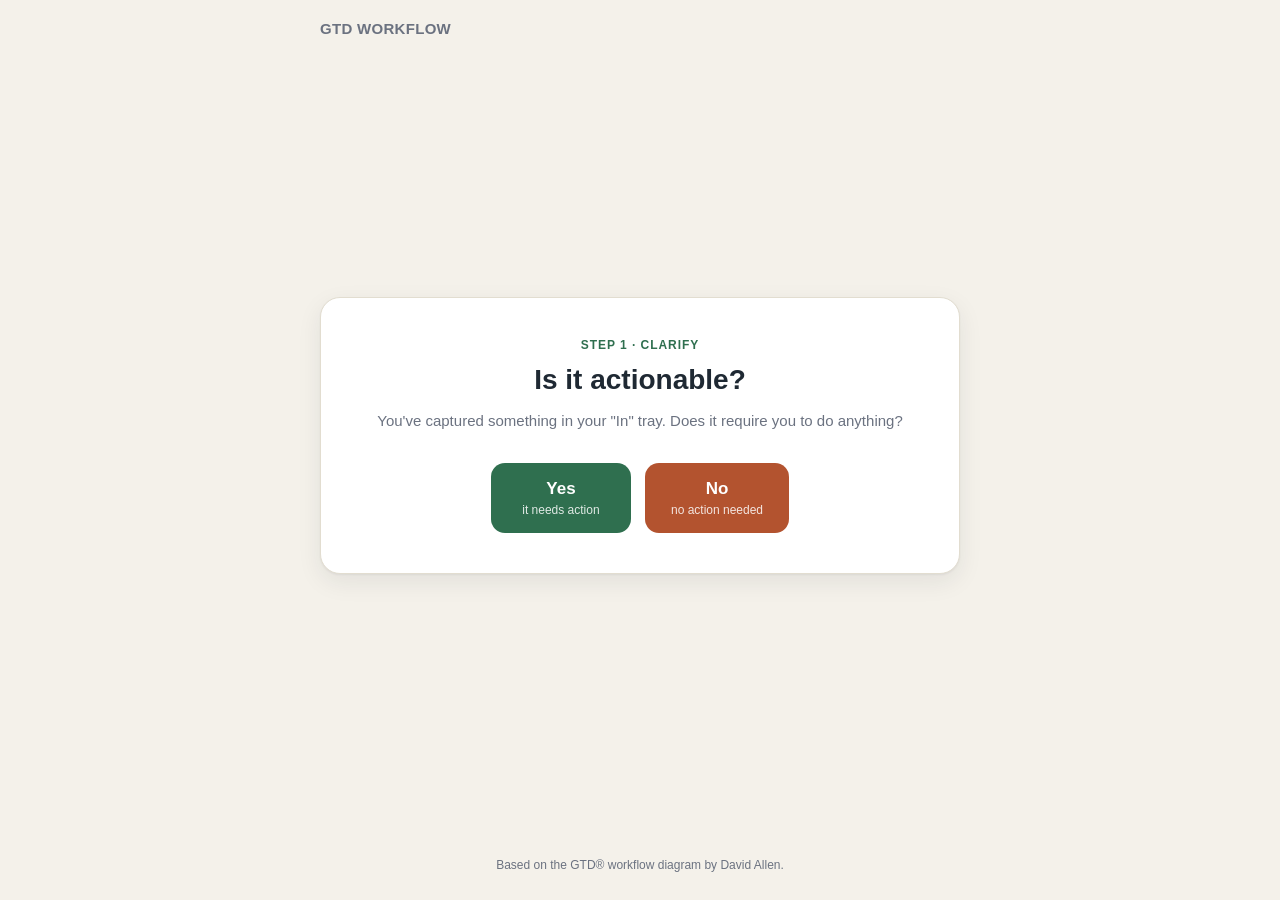
<file: index.html>
<!doctype html>
<html lang="en">
<head>
<meta charset="utf-8">
<meta name="viewport" content="width=device-width, initial-scale=1">
<title>GTD Workflow</title>
<link rel="stylesheet" href="style.css">
</head>
<body>
<header class="site">
  <div class="brand">
    <h1>GTD Workflow</h1>
  </div>
</header>
<main>
  <div class="card">
    <p class="eyebrow">Step 1 · Clarify</p>
    <h2 class="question">Is it actionable?</h2>
    <p class="hint">You've captured something in your "In" tray. Does it require you to do anything?</p>
    <div class="choices">
      <a class="btn" href="yes.html">Yes<span class="sub">it needs action</span></a>
      <a class="btn no" href="no.html">No<span class="sub">no action needed</span></a>
    </div>
  </div>
</main>
<footer class="site">Based on the GTD® workflow diagram by David Allen.</footer>
</body>
</html>
</file>
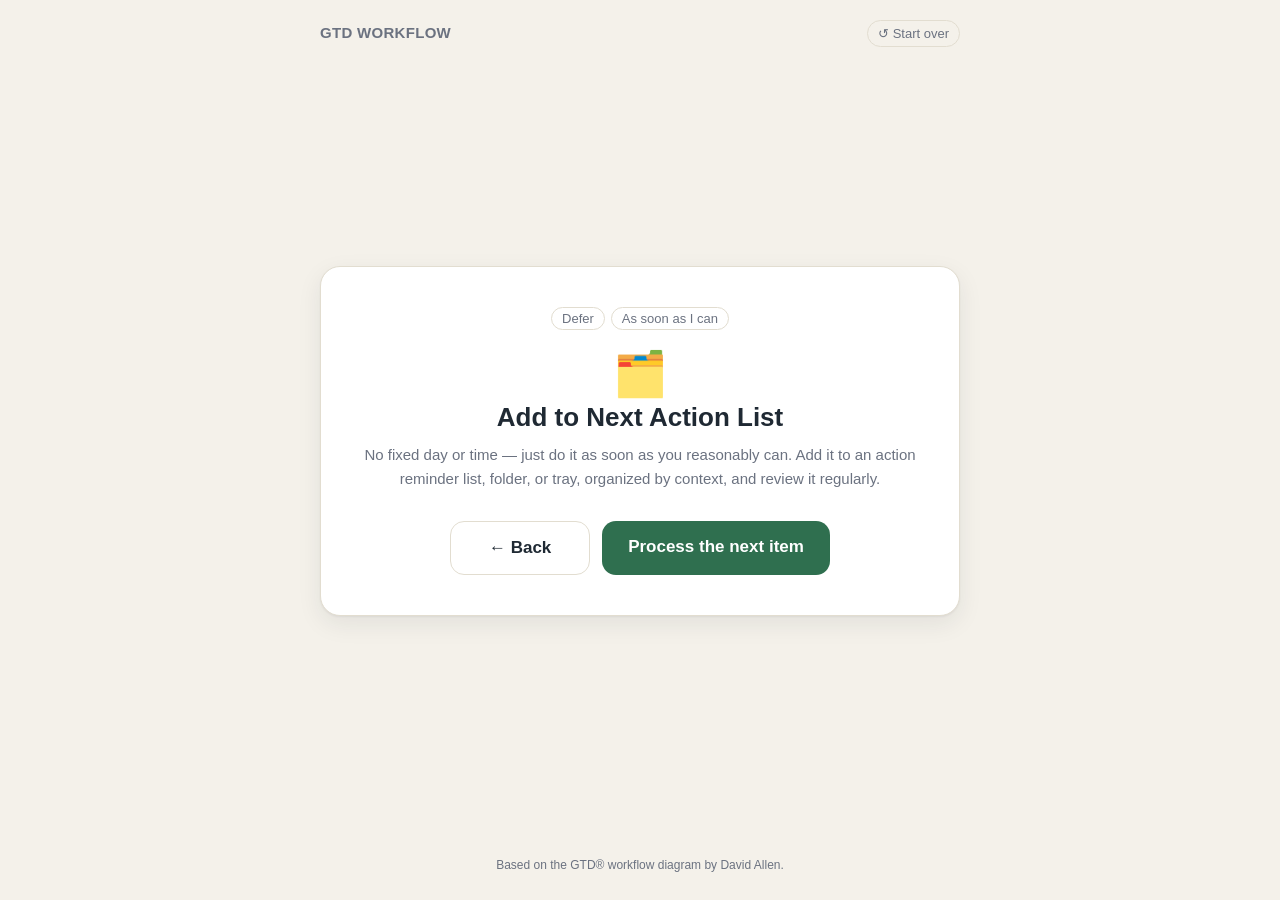
<file: action-list.html>
<!doctype html>
<html lang="en">
<head>
<meta charset="utf-8">
<meta name="viewport" content="width=device-width, initial-scale=1">
<title>Next Action List — GTD Workflow</title>
<link rel="stylesheet" href="style.css">
</head>
<body>
<header class="site">
  <div class="brand">
    <h1>GTD Workflow</h1>
    <a href="index.html">↺ Start over</a>
  </div>
</header>
<main>
  <div class="card">
    <div class="trail"><span>Defer</span><span>As soon as I can</span></div>
    <div class="result-icon">🗂️</div>
    <p class="result-title">Add to Next Action List</p>
    <p class="result-body">No fixed day or time — just do it as soon as you reasonably can. Add it to an action reminder list, folder, or tray, organized by context, and review it regularly.</p>
    <div class="actions-row">
      <a class="btn secondary" href="defer.html">← Back</a>
      <a class="btn" href="index.html">Process the next item</a>
    </div>
  </div>
</main>
<footer class="site">Based on the GTD® workflow diagram by David Allen.</footer>
</body>
</html>
</file>
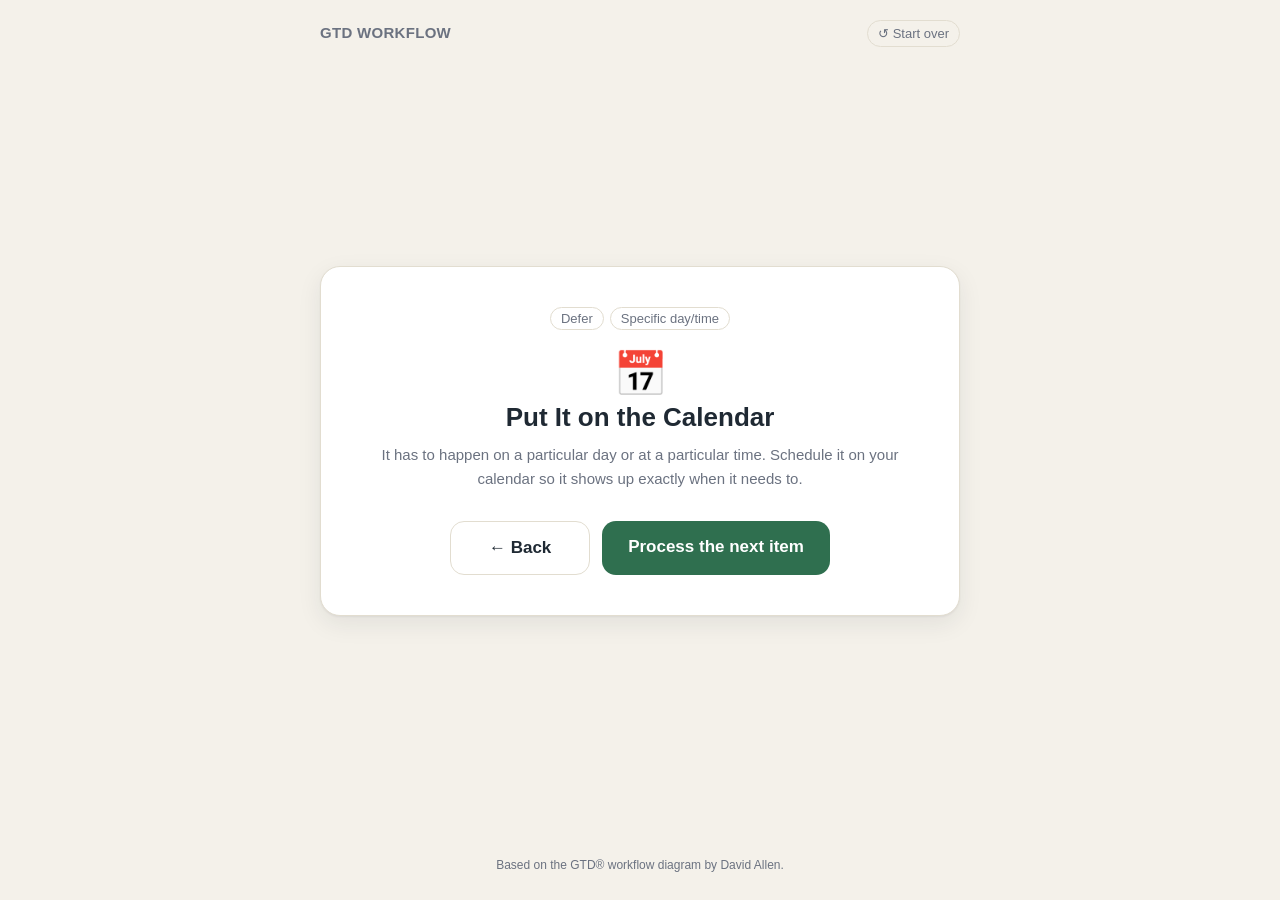
<file: calendar.html>
<!doctype html>
<html lang="en">
<head>
<meta charset="utf-8">
<meta name="viewport" content="width=device-width, initial-scale=1">
<title>Calendar — GTD Workflow</title>
<link rel="stylesheet" href="style.css">
</head>
<body>
<header class="site">
  <div class="brand">
    <h1>GTD Workflow</h1>
    <a href="index.html">↺ Start over</a>
  </div>
</header>
<main>
  <div class="card">
    <div class="trail"><span>Defer</span><span>Specific day/time</span></div>
    <div class="result-icon">📅</div>
    <p class="result-title">Put It on the Calendar</p>
    <p class="result-body">It has to happen on a particular day or at a particular time. Schedule it on your calendar so it shows up exactly when it needs to.</p>
    <div class="actions-row">
      <a class="btn secondary" href="defer.html">← Back</a>
      <a class="btn" href="index.html">Process the next item</a>
    </div>
  </div>
</main>
<footer class="site">Based on the GTD® workflow diagram by David Allen.</footer>
</body>
</html>
</file>
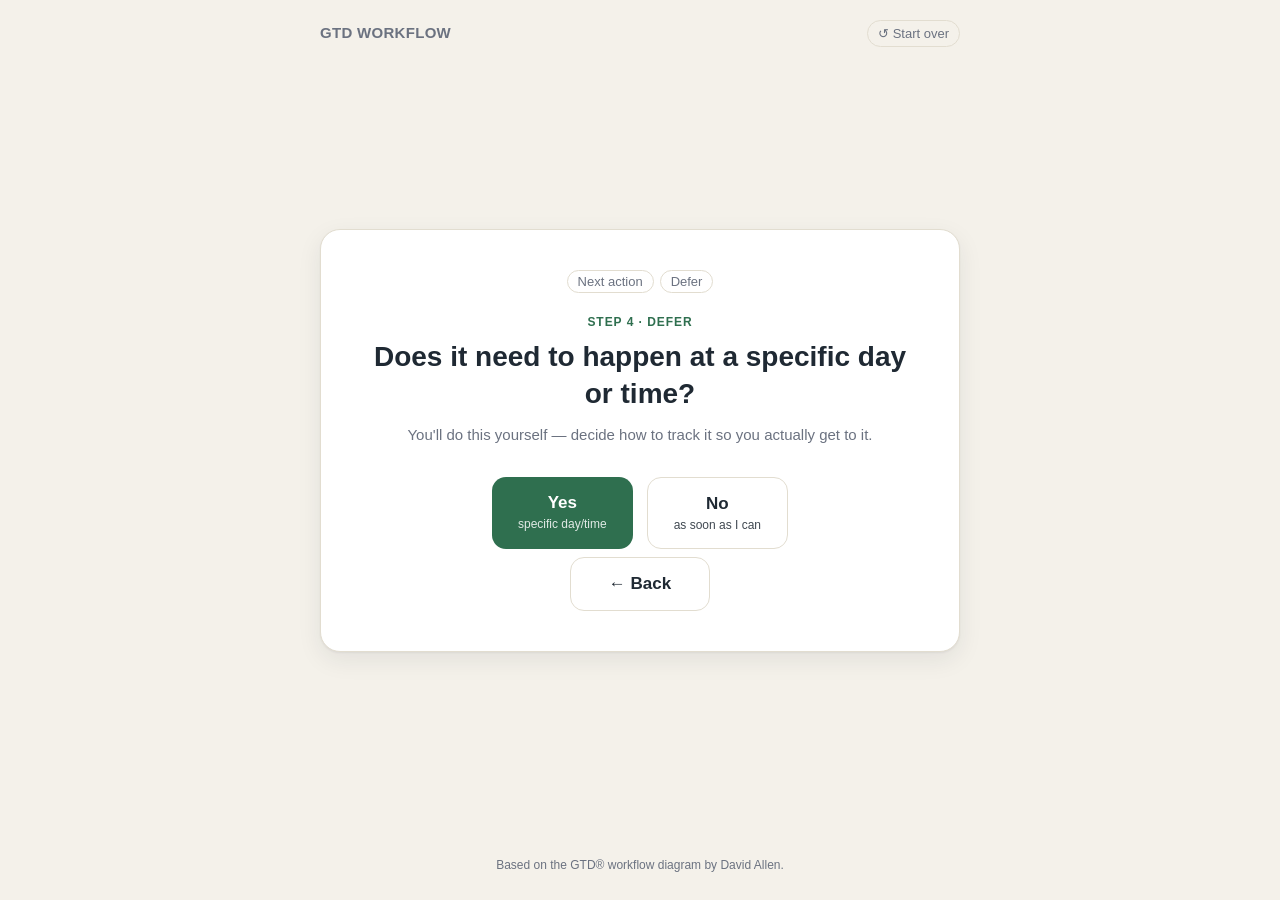
<file: defer.html>
<!doctype html>
<html lang="en">
<head>
<meta charset="utf-8">
<meta name="viewport" content="width=device-width, initial-scale=1">
<title>Defer It — GTD Workflow</title>
<link rel="stylesheet" href="style.css">
</head>
<body>
<header class="site">
  <div class="brand">
    <h1>GTD Workflow</h1>
    <a href="index.html">↺ Start over</a>
  </div>
</header>
<main>
  <div class="card">
    <div class="trail"><span>Next action</span><span>Defer</span></div>
    <p class="eyebrow">Step 4 · Defer</p>
    <h2 class="question">Does it need to happen at a specific day or time?</h2>
    <p class="hint">You'll do this yourself — decide how to track it so you actually get to it.</p>
    <div class="choices">
      <a class="btn" href="calendar.html">Yes<span class="sub">specific day/time</span></a>
      <a class="btn secondary" href="action-list.html">No<span class="sub">as soon as I can</span></a>
    </div>
    <div class="actions-row">
      <a class="btn secondary" href="next-action.html">← Back</a>
    </div>
  </div>
</main>
<footer class="site">Based on the GTD® workflow diagram by David Allen.</footer>
</body>
</html>
</file>
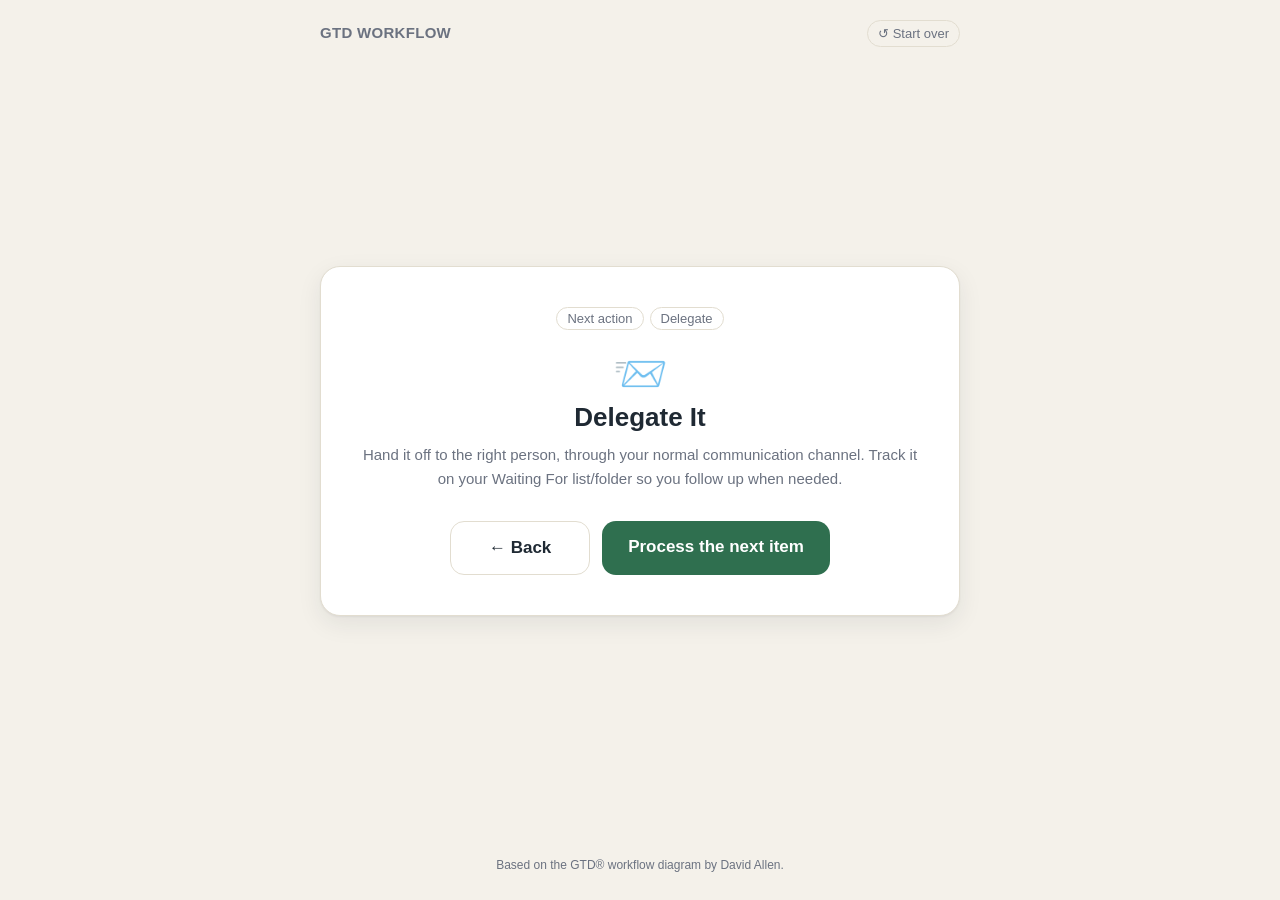
<file: delegate.html>
<!doctype html>
<html lang="en">
<head>
<meta charset="utf-8">
<meta name="viewport" content="width=device-width, initial-scale=1">
<title>Delegate It — GTD Workflow</title>
<link rel="stylesheet" href="style.css">
</head>
<body>
<header class="site">
  <div class="brand">
    <h1>GTD Workflow</h1>
    <a href="index.html">↺ Start over</a>
  </div>
</header>
<main>
  <div class="card">
    <div class="trail"><span>Next action</span><span>Delegate</span></div>
    <div class="result-icon">📨</div>
    <p class="result-title">Delegate It</p>
    <p class="result-body">Hand it off to the right person, through your normal communication channel. Track it on your Waiting For list/folder so you follow up when needed.</p>
    <div class="actions-row">
      <a class="btn secondary" href="next-action.html">← Back</a>
      <a class="btn" href="index.html">Process the next item</a>
    </div>
  </div>
</main>
<footer class="site">Based on the GTD® workflow diagram by David Allen.</footer>
</body>
</html>
</file>
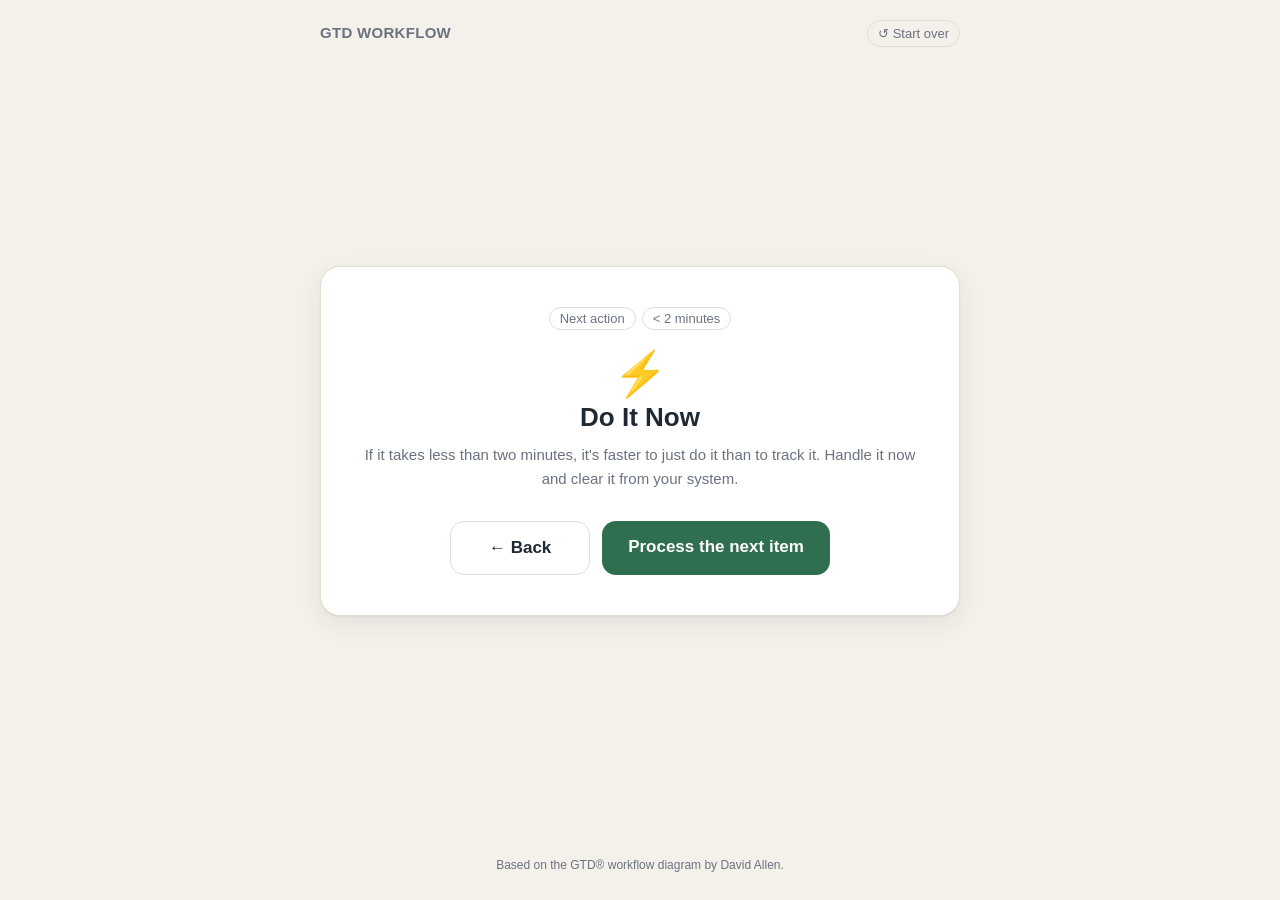
<file: do-it.html>
<!doctype html>
<html lang="en">
<head>
<meta charset="utf-8">
<meta name="viewport" content="width=device-width, initial-scale=1">
<title>Do It Now — GTD Workflow</title>
<link rel="stylesheet" href="style.css">
</head>
<body>
<header class="site">
  <div class="brand">
    <h1>GTD Workflow</h1>
    <a href="index.html">↺ Start over</a>
  </div>
</header>
<main>
  <div class="card">
    <div class="trail"><span>Next action</span><span>&lt; 2 minutes</span></div>
    <div class="result-icon">⚡</div>
    <p class="result-title">Do It Now</p>
    <p class="result-body">If it takes less than two minutes, it's faster to just do it than to track it. Handle it now and clear it from your system.</p>
    <div class="actions-row">
      <a class="btn secondary" href="next-action.html">← Back</a>
      <a class="btn" href="index.html">Process the next item</a>
    </div>
  </div>
</main>
<footer class="site">Based on the GTD® workflow diagram by David Allen.</footer>
</body>
</html>
</file>
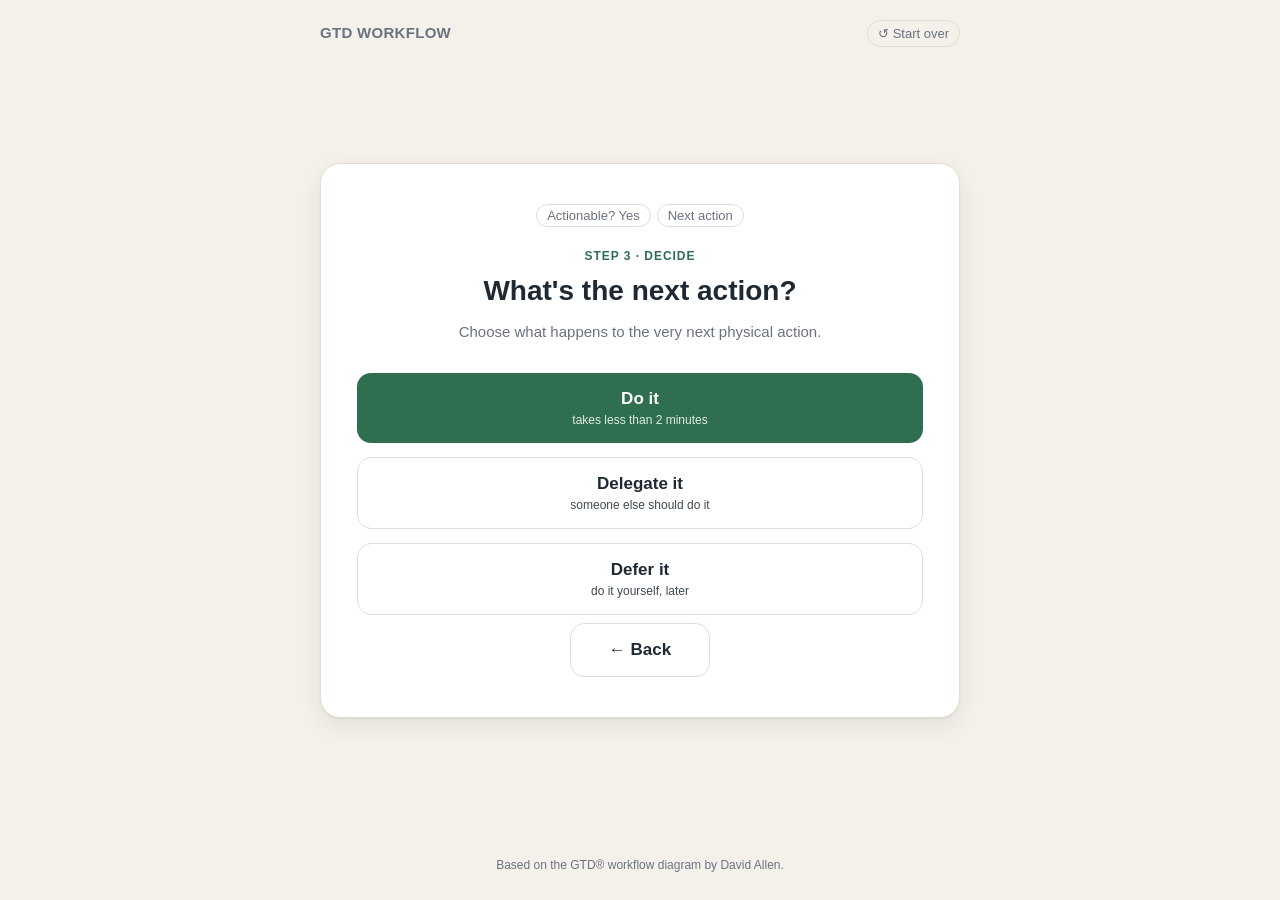
<file: next-action.html>
<!doctype html>
<html lang="en">
<head>
<meta charset="utf-8">
<meta name="viewport" content="width=device-width, initial-scale=1">
<title>Next Action — GTD Workflow</title>
<link rel="stylesheet" href="style.css">
</head>
<body>
<header class="site">
  <div class="brand">
    <h1>GTD Workflow</h1>
    <a href="index.html">↺ Start over</a>
  </div>
</header>
<main>
  <div class="card">
    <div class="trail"><span>Actionable? Yes</span><span>Next action</span></div>
    <p class="eyebrow">Step 3 · Decide</p>
    <h2 class="question">What's the next action?</h2>
    <p class="hint">Choose what happens to the very next physical action.</p>
    <div class="choices stack">
      <a class="btn" href="do-it.html">Do it<span class="sub">takes less than 2 minutes</span></a>
      <a class="btn secondary" href="delegate.html">Delegate it<span class="sub">someone else should do it</span></a>
      <a class="btn secondary" href="defer.html">Defer it<span class="sub">do it yourself, later</span></a>
    </div>
    <div class="actions-row">
      <a class="btn secondary" href="yes.html">← Back</a>
    </div>
  </div>
</main>
<footer class="site">Based on the GTD® workflow diagram by David Allen.</footer>
</body>
</html>
</file>
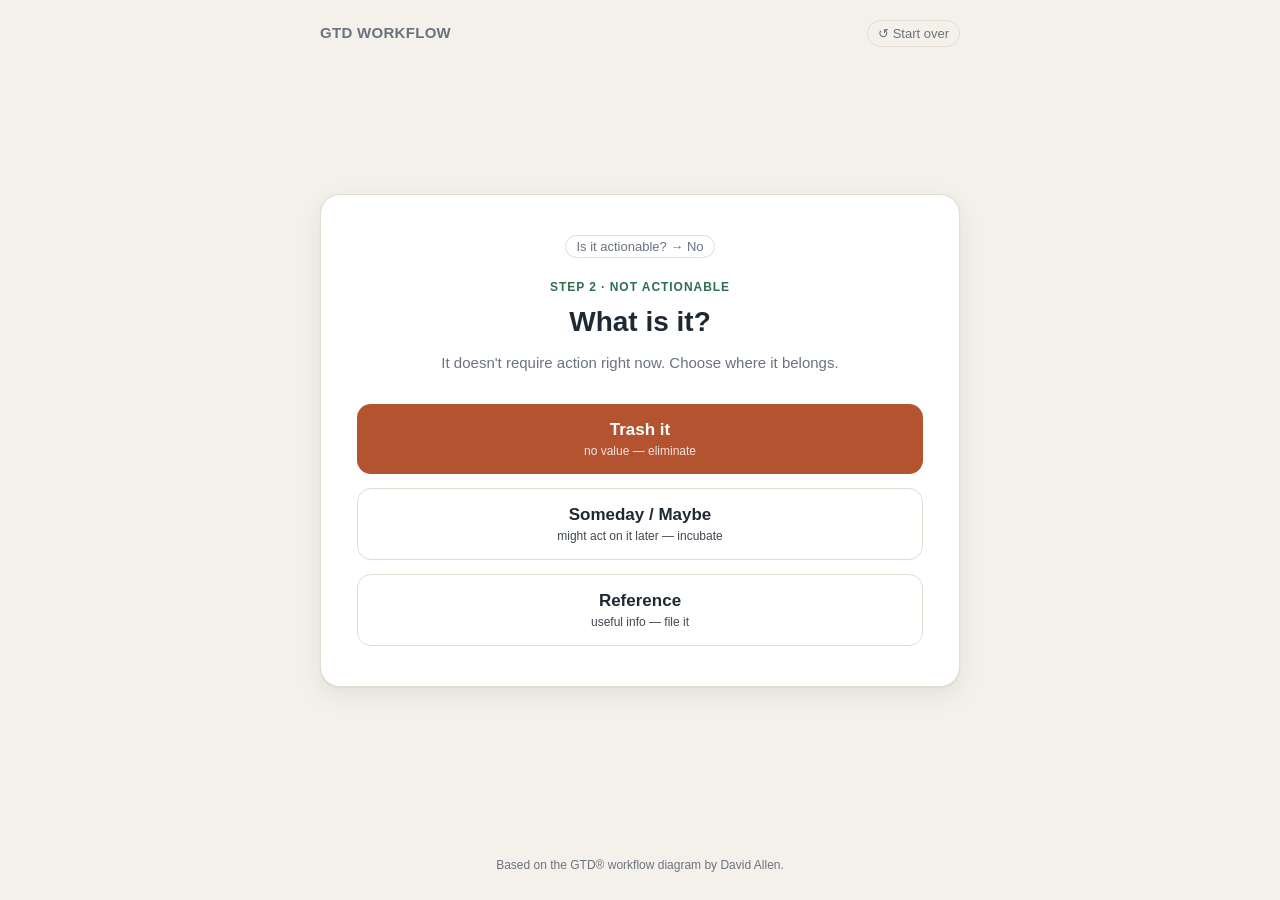
<file: no.html>
<!doctype html>
<html lang="en">
<head>
<meta charset="utf-8">
<meta name="viewport" content="width=device-width, initial-scale=1">
<title>Not Actionable — GTD Workflow</title>
<link rel="stylesheet" href="style.css">
</head>
<body>
<header class="site">
  <div class="brand">
    <h1>GTD Workflow</h1>
    <a href="index.html">↺ Start over</a>
  </div>
</header>
<main>
  <div class="card">
    <div class="trail"><span>Is it actionable? → No</span></div>
    <p class="eyebrow">Step 2 · Not actionable</p>
    <h2 class="question">What is it?</h2>
    <p class="hint">It doesn't require action right now. Choose where it belongs.</p>
    <div class="choices stack">
      <a class="btn no" href="trash.html">Trash it<span class="sub">no value — eliminate</span></a>
      <a class="btn secondary" href="someday-maybe.html">Someday / Maybe<span class="sub">might act on it later — incubate</span></a>
      <a class="btn secondary" href="reference.html">Reference<span class="sub">useful info — file it</span></a>
    </div>
  </div>
</main>
<footer class="site">Based on the GTD® workflow diagram by David Allen.</footer>
</body>
</html>
</file>
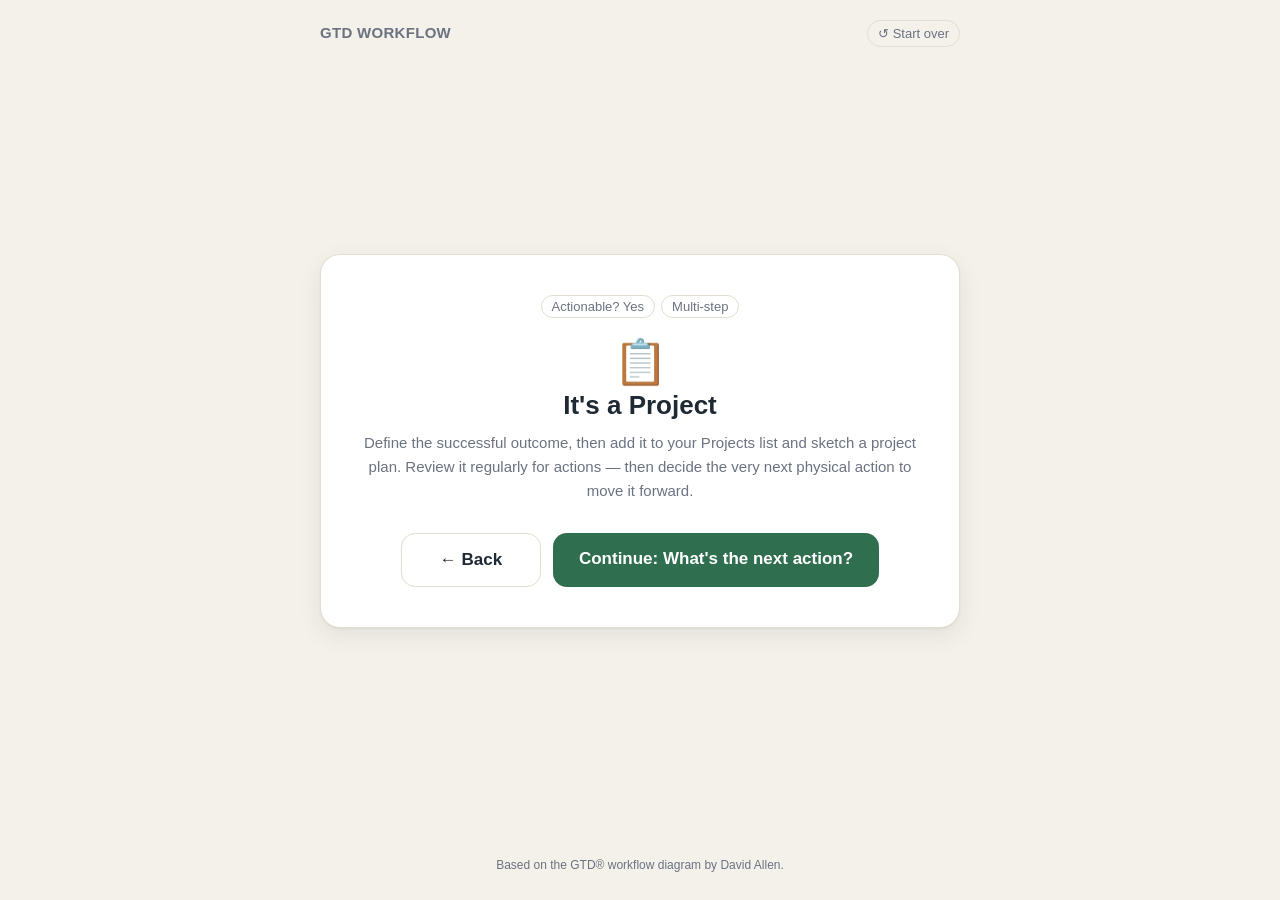
<file: project.html>
<!doctype html>
<html lang="en">
<head>
<meta charset="utf-8">
<meta name="viewport" content="width=device-width, initial-scale=1">
<title>Project — GTD Workflow</title>
<link rel="stylesheet" href="style.css">
</head>
<body>
<header class="site">
  <div class="brand">
    <h1>GTD Workflow</h1>
    <a href="index.html">↺ Start over</a>
  </div>
</header>
<main>
  <div class="card">
    <div class="trail"><span>Actionable? Yes</span><span>Multi-step</span></div>
    <div class="result-icon">📋</div>
    <p class="result-title">It's a Project</p>
    <p class="result-body">Define the successful outcome, then add it to your Projects list and sketch a project plan. Review it regularly for actions — then decide the very next physical action to move it forward.</p>
    <div class="actions-row">
      <a class="btn secondary" href="yes.html">← Back</a>
      <a class="btn" href="next-action.html">Continue: What's the next action?</a>
    </div>
  </div>
</main>
<footer class="site">Based on the GTD® workflow diagram by David Allen.</footer>
</body>
</html>
</file>
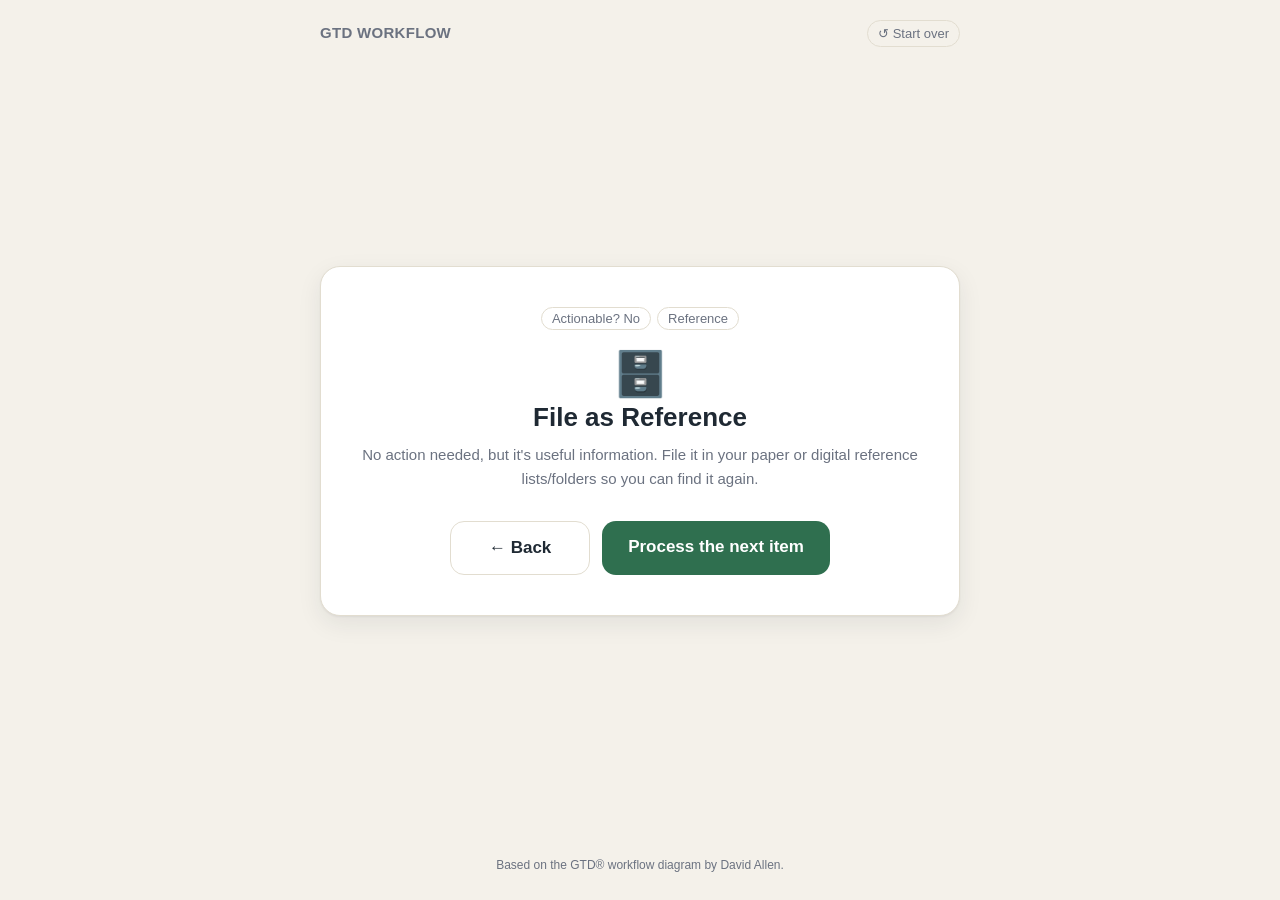
<file: reference.html>
<!doctype html>
<html lang="en">
<head>
<meta charset="utf-8">
<meta name="viewport" content="width=device-width, initial-scale=1">
<title>Reference — GTD Workflow</title>
<link rel="stylesheet" href="style.css">
</head>
<body>
<header class="site">
  <div class="brand">
    <h1>GTD Workflow</h1>
    <a href="index.html">↺ Start over</a>
  </div>
</header>
<main>
  <div class="card">
    <div class="trail"><span>Actionable? No</span><span>Reference</span></div>
    <div class="result-icon">🗄️</div>
    <p class="result-title">File as Reference</p>
    <p class="result-body">No action needed, but it's useful information. File it in your paper or digital reference lists/folders so you can find it again.</p>
    <div class="actions-row">
      <a class="btn secondary" href="no.html">← Back</a>
      <a class="btn" href="index.html">Process the next item</a>
    </div>
  </div>
</main>
<footer class="site">Based on the GTD® workflow diagram by David Allen.</footer>
</body>
</html>
</file>
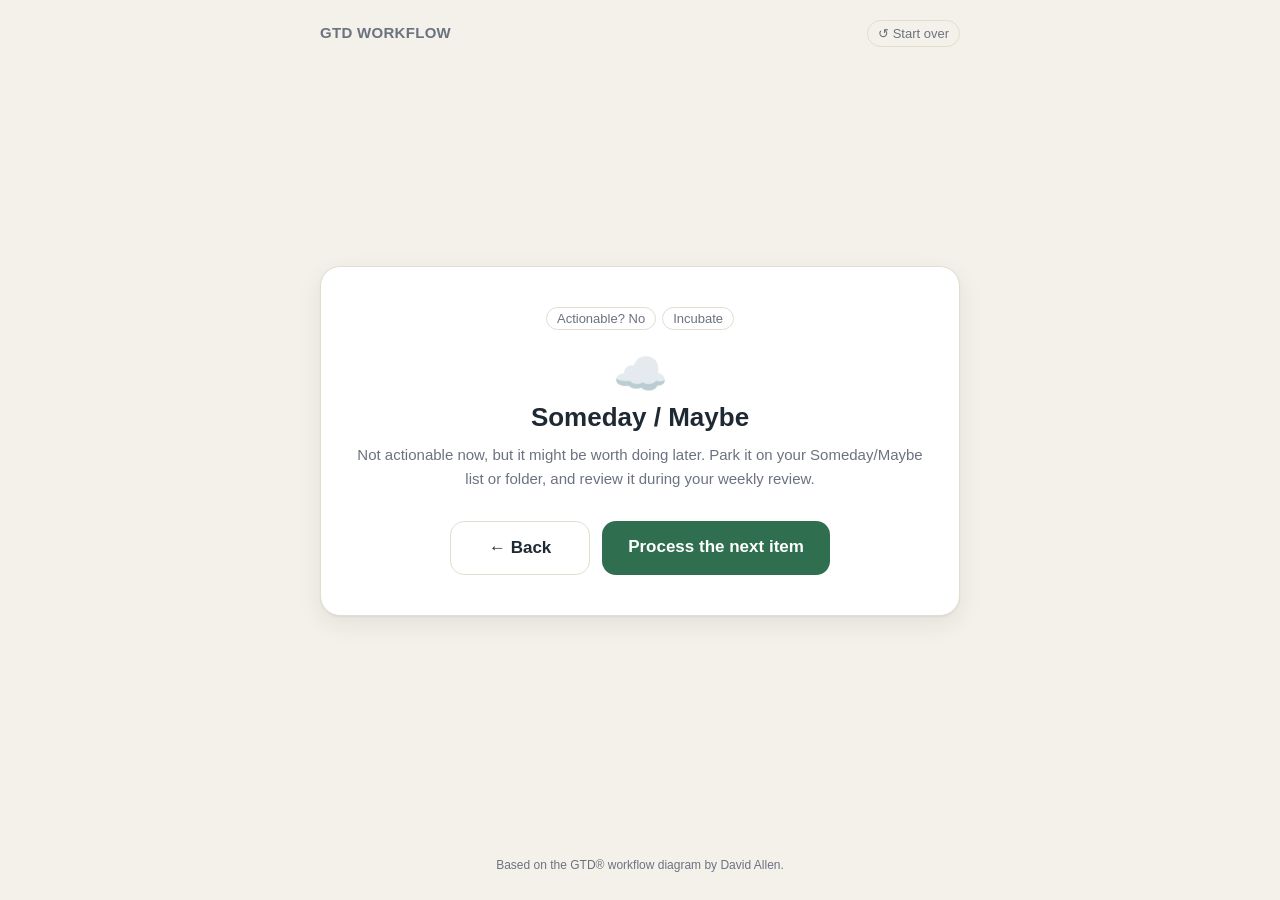
<file: someday-maybe.html>
<!doctype html>
<html lang="en">
<head>
<meta charset="utf-8">
<meta name="viewport" content="width=device-width, initial-scale=1">
<title>Someday / Maybe — GTD Workflow</title>
<link rel="stylesheet" href="style.css">
</head>
<body>
<header class="site">
  <div class="brand">
    <h1>GTD Workflow</h1>
    <a href="index.html">↺ Start over</a>
  </div>
</header>
<main>
  <div class="card">
    <div class="trail"><span>Actionable? No</span><span>Incubate</span></div>
    <div class="result-icon">☁️</div>
    <p class="result-title">Someday / Maybe</p>
    <p class="result-body">Not actionable now, but it might be worth doing later. Park it on your Someday/Maybe list or folder, and review it during your weekly review.</p>
    <div class="actions-row">
      <a class="btn secondary" href="no.html">← Back</a>
      <a class="btn" href="index.html">Process the next item</a>
    </div>
  </div>
</main>
<footer class="site">Based on the GTD® workflow diagram by David Allen.</footer>
</body>
</html>
</file>
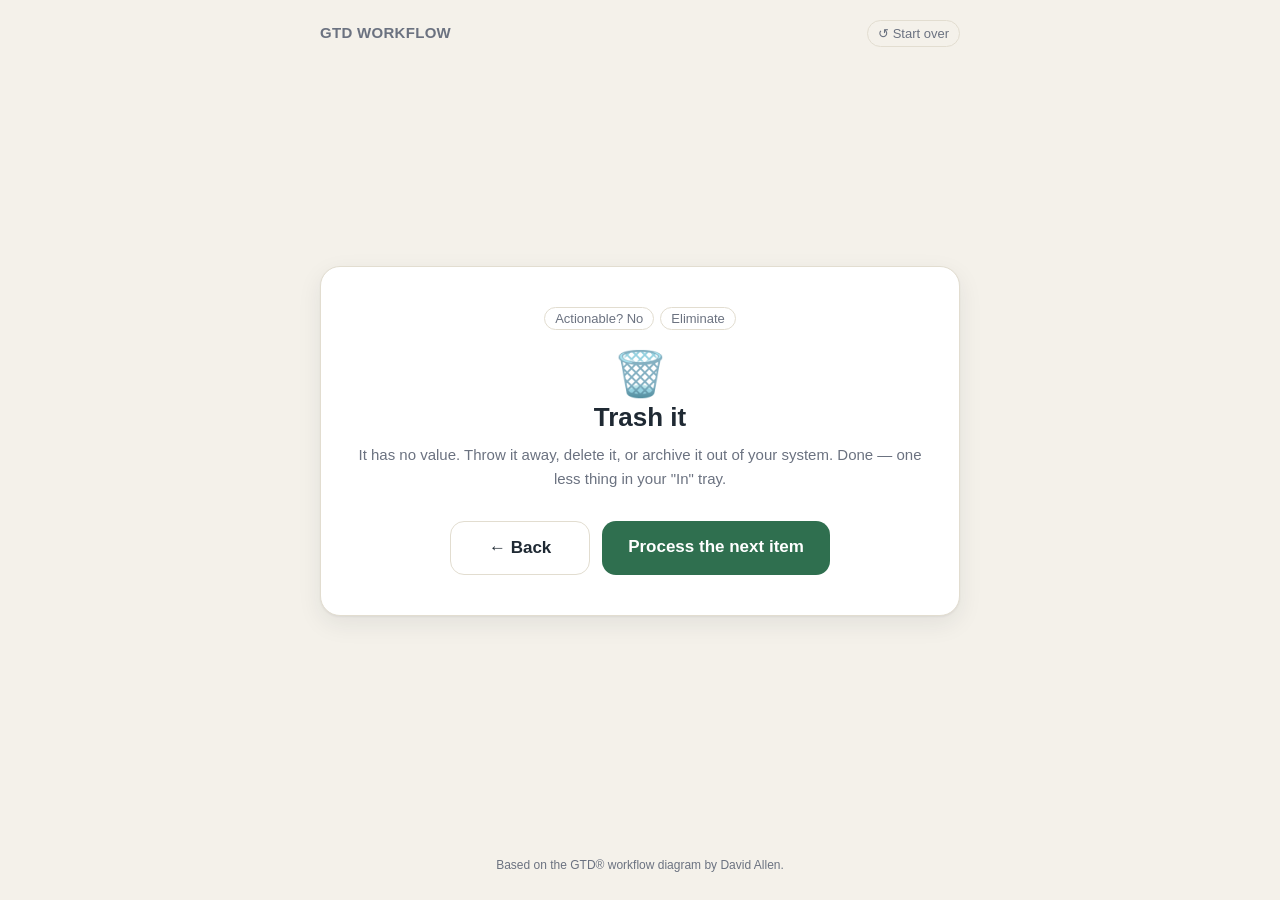
<file: trash.html>
<!doctype html>
<html lang="en">
<head>
<meta charset="utf-8">
<meta name="viewport" content="width=device-width, initial-scale=1">
<title>Trash — GTD Workflow</title>
<link rel="stylesheet" href="style.css">
</head>
<body>
<header class="site">
  <div class="brand">
    <h1>GTD Workflow</h1>
    <a href="index.html">↺ Start over</a>
  </div>
</header>
<main>
  <div class="card">
    <div class="trail"><span>Actionable? No</span><span>Eliminate</span></div>
    <div class="result-icon">🗑️</div>
    <p class="result-title">Trash it</p>
    <p class="result-body">It has no value. Throw it away, delete it, or archive it out of your system. Done — one less thing in your "In" tray.</p>
    <div class="actions-row">
      <a class="btn secondary" href="no.html">← Back</a>
      <a class="btn" href="index.html">Process the next item</a>
    </div>
  </div>
</main>
<footer class="site">Based on the GTD® workflow diagram by David Allen.</footer>
</body>
</html>
</file>
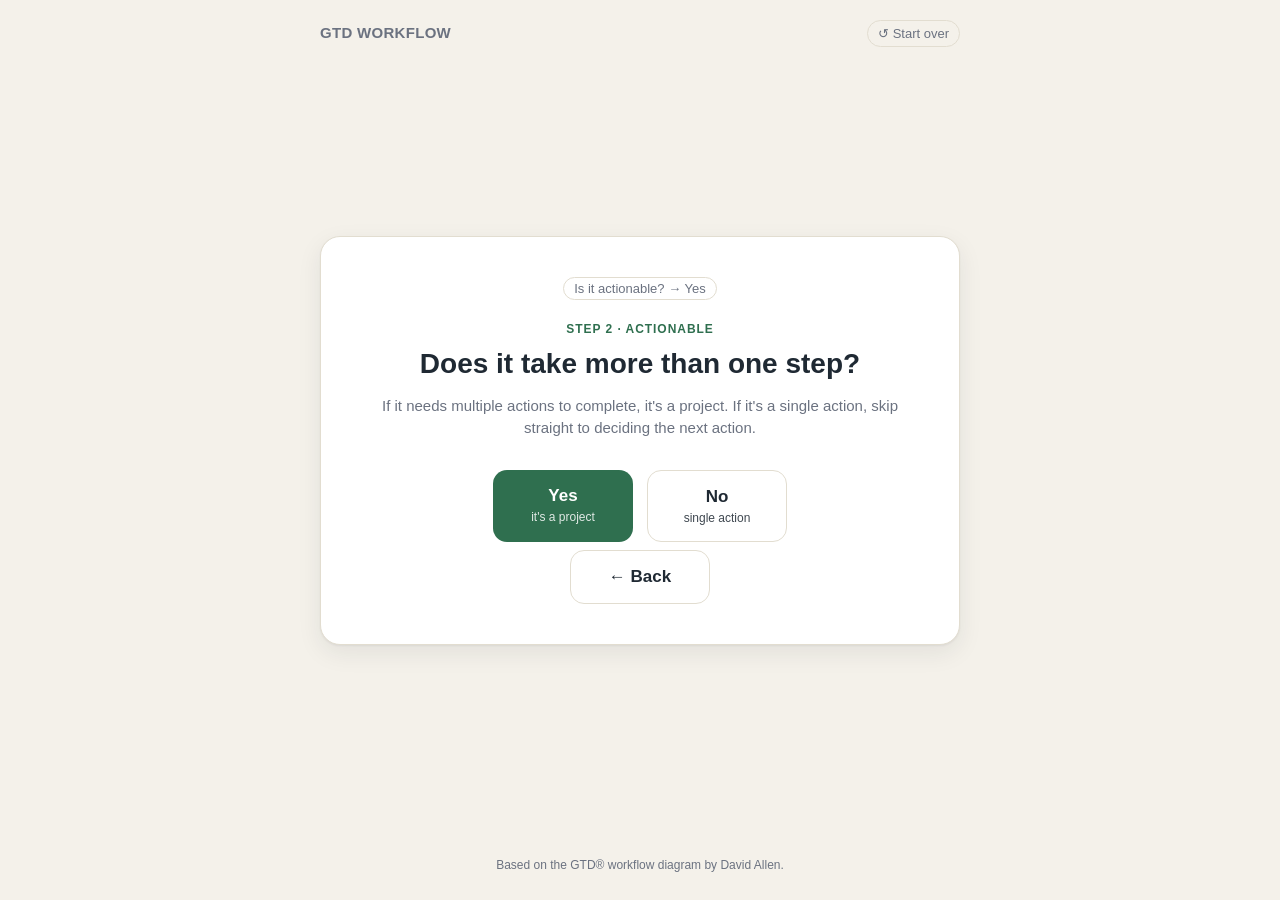
<file: yes.html>
<!doctype html>
<html lang="en">
<head>
<meta charset="utf-8">
<meta name="viewport" content="width=device-width, initial-scale=1">
<title>Actionable — GTD Workflow</title>
<link rel="stylesheet" href="style.css">
</head>
<body>
<header class="site">
  <div class="brand">
    <h1>GTD Workflow</h1>
    <a href="index.html">↺ Start over</a>
  </div>
</header>
<main>
  <div class="card">
    <div class="trail"><span>Is it actionable? → Yes</span></div>
    <p class="eyebrow">Step 2 · Actionable</p>
    <h2 class="question">Does it take more than one step?</h2>
    <p class="hint">If it needs multiple actions to complete, it's a project. If it's a single action, skip straight to deciding the next action.</p>
    <div class="choices">
      <a class="btn" href="project.html">Yes<span class="sub">it's a project</span></a>
      <a class="btn secondary" href="next-action.html">No<span class="sub">single action</span></a>
    </div>
    <div class="actions-row">
      <a class="btn secondary" href="index.html">← Back</a>
    </div>
  </div>
</main>
<footer class="site">Based on the GTD® workflow diagram by David Allen.</footer>
</body>
</html>
</file>
<file: style.css>
:root {
  --bg: #f4f1ea;
  --card: #ffffff;
  --ink: #1f2933;
  --muted: #6b7280;
  --accent: #2f6f4f;
  --accent-ink: #ffffff;
  --no-color: #b3532f;
  --border: #e2ddd0;
  --shadow: 0 1px 2px rgba(31,41,51,0.06), 0 8px 24px rgba(31,41,51,0.08);
}

@media (prefers-color-scheme: dark) {
  :root {
    --bg: #1b1d1f;
    --card: #26292c;
    --ink: #eceae4;
    --muted: #9aa0a6;
    --accent: #4c9a72;
    --accent-ink: #0e1210;
    --no-color: #d97a54;
    --border: #34383b;
    --shadow: 0 1px 2px rgba(0,0,0,0.3), 0 8px 24px rgba(0,0,0,0.35);
  }
}

* { box-sizing: border-box; }

body {
  margin: 0;
  min-height: 100vh;
  font-family: -apple-system, BlinkMacSystemFont, "Segoe UI", Helvetica, Arial, sans-serif;
  background: var(--bg);
  color: var(--ink);
  display: flex;
  flex-direction: column;
  align-items: center;
}

header.site {
  width: 100%;
  padding: 20px 16px 0;
  display: flex;
  justify-content: center;
}

.brand {
  width: 100%;
  max-width: 640px;
  display: flex;
  align-items: baseline;
  justify-content: space-between;
  gap: 12px;
}

.brand h1 {
  font-size: 15px;
  font-weight: 700;
  letter-spacing: 0.02em;
  margin: 0;
  color: var(--muted);
  text-transform: uppercase;
}

.brand a {
  font-size: 13px;
  color: var(--muted);
  text-decoration: none;
  border: 1px solid var(--border);
  padding: 5px 10px;
  border-radius: 999px;
}

.brand a:hover { color: var(--ink); border-color: var(--ink); }

main {
  flex: 1;
  width: 100%;
  display: flex;
  align-items: center;
  justify-content: center;
  padding: 24px 16px 48px;
}

.card {
  width: 100%;
  max-width: 640px;
  background: var(--card);
  border: 1px solid var(--border);
  border-radius: 20px;
  box-shadow: var(--shadow);
  padding: 40px 36px;
  text-align: center;
}

.eyebrow {
  font-size: 12px;
  font-weight: 700;
  letter-spacing: 0.08em;
  text-transform: uppercase;
  color: var(--accent);
  margin: 0 0 10px;
}

h2.question {
  font-size: 28px;
  line-height: 1.3;
  margin: 0 0 12px;
}

p.hint {
  color: var(--muted);
  font-size: 15px;
  line-height: 1.5;
  margin: 0 0 30px;
}

.choices {
  display: flex;
  flex-wrap: wrap;
  gap: 14px;
  justify-content: center;
}

.choices.stack {
  flex-direction: column;
}

.btn {
  appearance: none;
  border: none;
  cursor: pointer;
  text-decoration: none;
  display: inline-flex;
  flex-direction: column;
  align-items: center;
  gap: 4px;
  padding: 16px 26px;
  border-radius: 14px;
  font-size: 17px;
  font-weight: 700;
  color: var(--accent-ink);
  background: var(--accent);
  min-width: 140px;
  transition: transform 0.08s ease, opacity 0.15s ease;
}

.btn:hover { opacity: 0.92; }
.btn:active { transform: scale(0.98); }

.btn .sub {
  font-size: 12px;
  font-weight: 500;
  opacity: 0.85;
}

.btn.no { background: var(--no-color); }
.btn.secondary {
  background: transparent;
  color: var(--ink);
  border: 1.5px solid var(--border);
}
.btn.secondary:hover { border-color: var(--accent); color: var(--accent); }

.result-icon {
  font-size: 44px;
  margin-bottom: 6px;
  line-height: 1;
}

.result-title {
  font-size: 26px;
  font-weight: 700;
  margin: 0 0 10px;
}

.result-body {
  color: var(--muted);
  font-size: 15px;
  line-height: 1.6;
  margin: 0 0 30px;
}

.trail {
  margin: 0 0 22px;
  font-size: 13px;
  color: var(--muted);
  display: flex;
  flex-wrap: wrap;
  gap: 6px;
  justify-content: center;
}

.trail span {
  padding: 3px 10px;
  border: 1px solid var(--border);
  border-radius: 999px;
}

.actions-row {
  display: flex;
  gap: 12px;
  justify-content: center;
  flex-wrap: wrap;
  margin-top: 8px;
}

footer.site {
  padding: 0 16px 28px;
  font-size: 12px;
  color: var(--muted);
  text-align: center;
}
</file>
